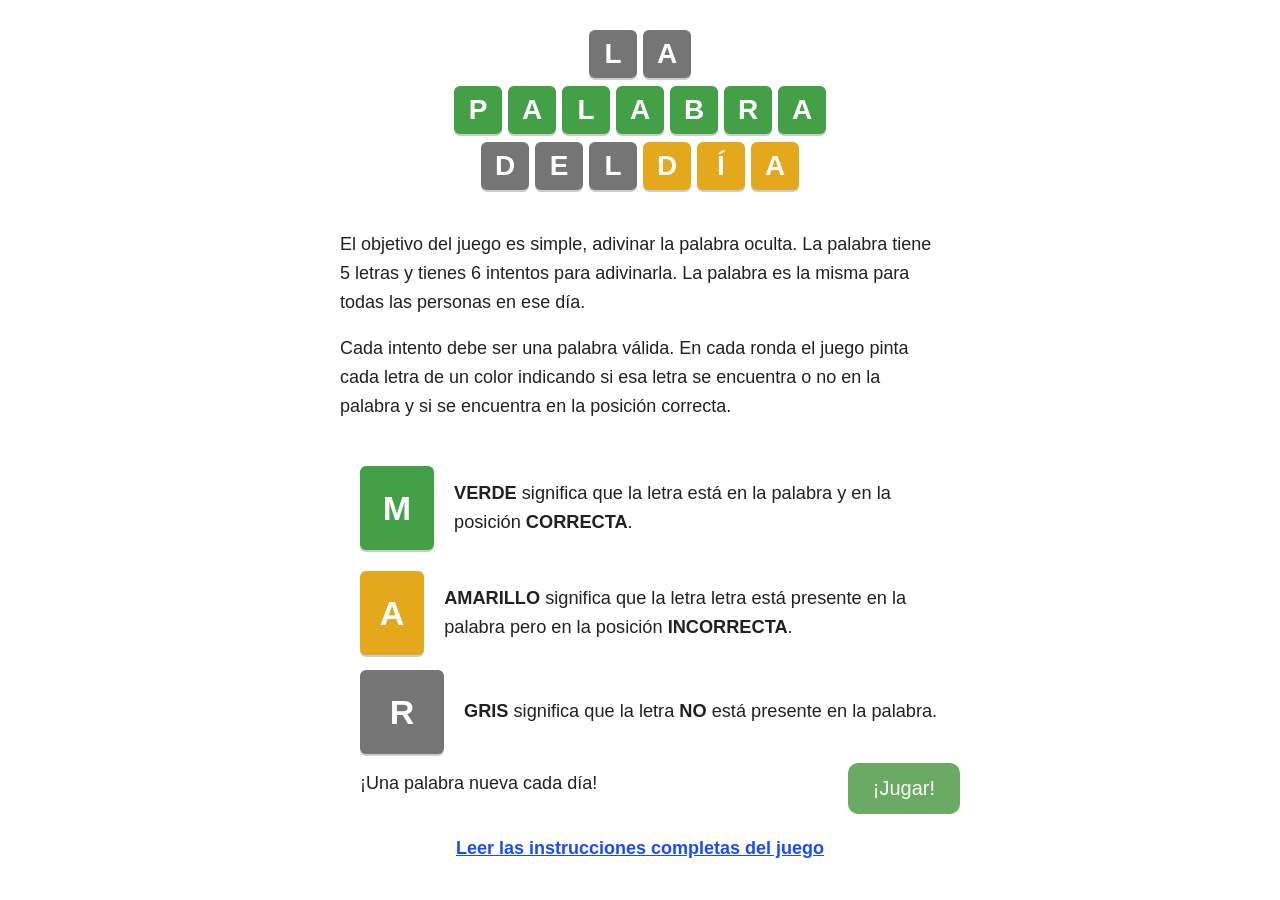
<file: html/index.html>
<!DOCTYPE html>
<html lang="en">
<head>
    <meta charset="UTF-8">
    <meta name="viewport" content="width=device-width, initial-scale=1.0">
    <title>Introducción Wordle - DWES</title>
    <link rel="stylesheet" href="../css/styles.css">
    
</head>
<body>
    <div class="titulo">
        <div class="row">
            <span class="tile gray">L</span>
            <span class="tile gray">A</span>
        </div>
        <div class="row">
            <span class="tile green">P</span>
            <span class="tile green">A</span>
            <span class="tile green">L</span>
            <span class="tile green">A</span>
            <span class="tile green">B</span>
            <span class="tile green">R</span>
            <span class="tile green">A</span>
        </div>
        <div class="row">
            <span class="tile gray">D</span>
            <span class="tile gray">E</span>
            <span class="tile gray LastChild">L</span>
            <span class="tile yellow">D</span>
            <span class="tile yellow">Í</span>
            <span class="tile yellow">A</span>
        </div>
    </div>

    <div class="section">
        <p>
            El objetivo del juego es simple, adivinar la palabra oculta. La palabra tiene 
            5 letras y tienes 6 intentos para adivinarla. La palabra es la misma para 
            todas las personas en ese día.
        </p>
        
        <p>
            Cada intento debe ser una palabra válida. En cada ronda el juego pinta 
            cada letra de un color indicando si esa letra se encuentra o no en la 
            palabra y si se encuentra en la posición correcta.
        </p>
    </div>

    <div class="section-caja-colores">
        <div class="color-info">
            <span class="tile green">M</span>
            <p><strong>VERDE</strong> significa que la letra está en la palabra y en la posición <strong>CORRECTA</strong>.</p>
        </div>

        <div class="color-info">
            <span class="tile yellow">A</span>
            <p><strong>AMARILLO</strong> significa que la letra letra está presente en la palabra pero en la posición <strong>INCORRECTA</strong>.</p>
        </div>

        <div class="color-info">
            <span class="tile gray">R</span>
            <p><strong>GRIS</strong> significa que la letra <strong>NO</strong> está presente en la palabra.</p>
        </div>

        <p class="nueva">¡Una palabra nueva cada día!</p>
        <input type="button" class="jugar" value="¡Jugar!" onclick="location.href='JuegoWordle.html'">

    </div>

    <a href="https://lapalabradeldia.com/como-jugar/" target="_blank">Leer las instrucciones completas del juego</a> 

</body>
</html>
</file>
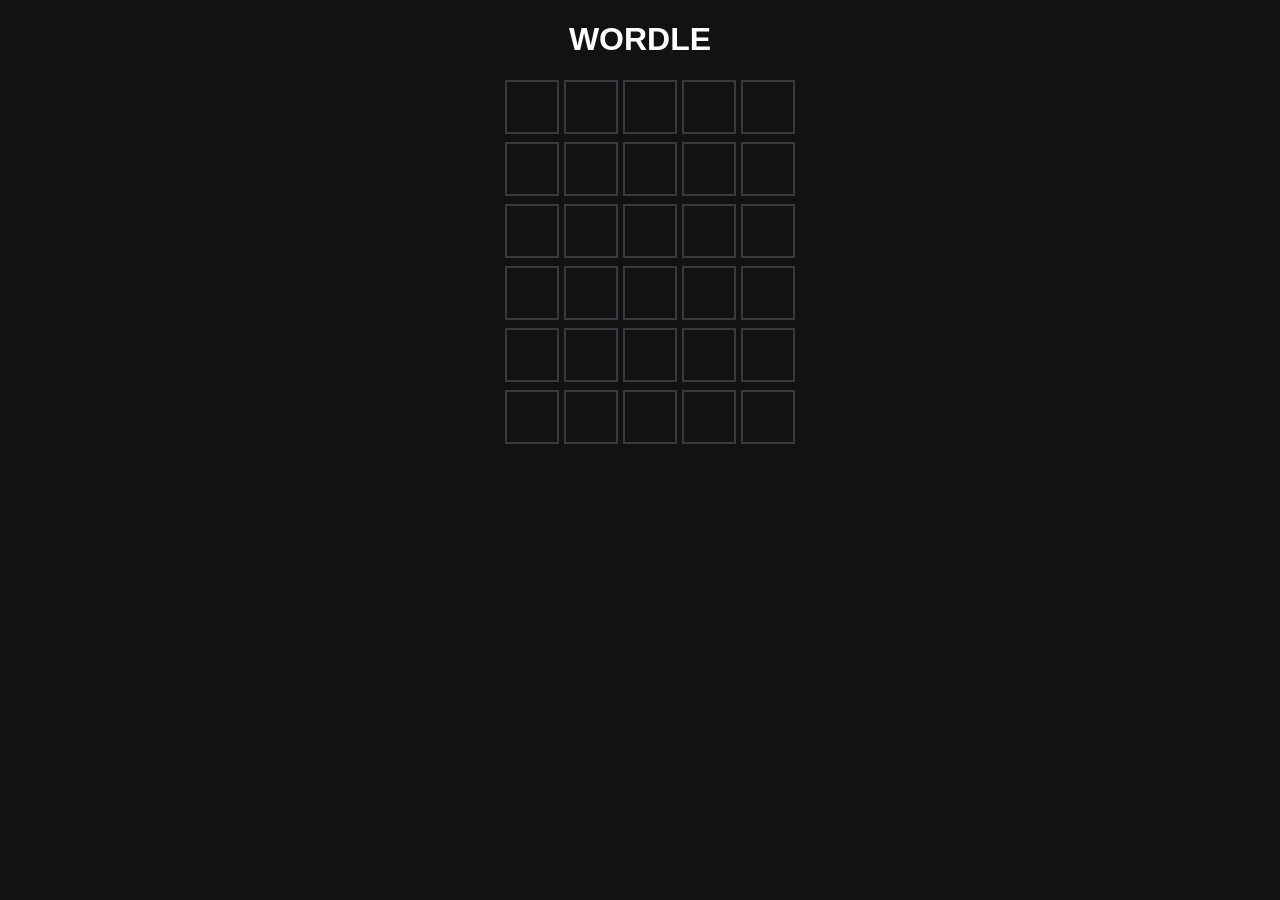
<file: html/JuegoWordle.html>
<!DOCTYPE html>
<html lang="en">
<head>
    <meta charset="UTF-8">
    <meta name="viewport" content="width=device-width, initial-scale=1.0">
    <link rel="stylesheet" href="../css/JuegoWordle.css">

    <title>Wordle DWES</title>
</head>
<body>

    <h1>WORDLE</h1>

    <div class="grid" id="grid">
            <!-- 6 filas x 5 columnas -->
        <div class="row">
            <div class="tile"></div>
            <div class="tile"></div>
            <div class="tile"></div>
            <div class="tile"></div>
            <div class="tile"></div>
        </div>
        <div class="row">
            <div class="tile"></div>
            <div class="tile"></div>
            <div class="tile"></div>
            <div class="tile"></div>
            <div class="tile"></div>
        </div>
        <div class="row">
            <div class="tile"></div>
            <div class="tile"></div>
            <div class="tile"></div>
            <div class="tile"></div>
            <div class="tile"></div>
        </div>
        <div class="row">
            <div class="tile"></div>
            <div class="tile"></div>
            <div class="tile"></div>
            <div class="tile"></div>
            <div class="tile"></div>
        </div>
        <div class="row">
            <div class="tile"></div>
            <div class="tile"></div>
            <div class="tile"></div>
            <div class="tile"></div>
            <div class="tile"></div>
        </div>
        <div class="row">
            <div class="tile"></div>
            <div class="tile"></div>
            <div class="tile"></div>
            <div class="tile"></div>
            <div class="tile"></div>
        </div>
    </div>

    <div class="keyboard" id="keyboard"></div>

    <p id="mensaje"></p>

    <script type="module" src="../JS/Script.js"></script>

</body>
</html>
</file>
<file: css/styles.css>
body {
    font-family: Arial, Helvetica, sans-serif;
    background: #ffffff;
    color: #212121;
    margin: 0;
    padding: 20px;
    text-align: center;
}

.titulo {
    margin-top: 10px;
    margin-bottom: 40px;
}

.row {
    display: flex;
    justify-content: center;
    gap: 6px;
    margin: 8px 0;
}

.tile {
    width: 48px;
    height: 48px;
    display: flex;
    justify-content: center;
    align-items: center;
    font-size: 28px;
    font-weight: 700;
    border-radius: 6px;
    color: white;
    text-transform: uppercase;
    user-select: none;
    box-shadow: 0 2px 0 rgba(0, 0, 0, 0.2);
    background-color: #d3d6da;
}

.green {
    background-color: #43a047;
}

.yellow {
    background-color: #e4a81d;
}

.gray {
    background-color: #757575;
}

.section {
    max-width: 600px;
     margin: 0 auto 40px auto;
    text-align: left;
    font-size: 18px;
    line-height: 1.6;
}

.section-caja-colores {
    max-width: 600px;
    margin: 0 auto;
    text-align: left;
    line-height: 1.6;
    font-size: 18.2px;
    margin-bottom: 40px;
    padding-left: 40px;
}

.color-info {
    display: flex;
    align-items: center;
    gap: 20px;
    margin: 10px 0;
}

.color-info .tile {
    width: 54px; /* mismo tamaño de caja */
    height: 54px; /* mismo tamaño de caja */
    font-size: 34px; /* mismo tamaño de letra */
    display: flex;
    justify-content: center; /* centra letra horizontalmente */
    align-items: center; /* centra letra verticalmente */
    border-radius: 6px;
    color: white;
    text-transform: uppercase;
    box-shadow: 0 2px 0 rgba(0,0,0,0.2);
    padding: 15px;
    font-size: 34px;
}

.nueva {
    font-size: 18px;
    margin-top: 15px;
    margin-bottom: 15px;
}

.jugar {
    background-color: #6aaa64;
    border: none;
    padding: 14px 25px;
    font-size: 20px;
    color: white;
    border-radius: 10px;
    cursor: pointer;
    float: right;
    margin-top: -50px;
}

.jugar:hover {
    background: #538d4e; /* hover oficial wordle */
}

/* ===== ENLACE FINAL ===== */
a {
    display: block;
    margin-top: 40px;
    font-size: 18px;
    font-weight: bold;
    color: #1a4aff;
}

a:hover {
    text-decoration: underline;
}
</file>
<file: css/JuegoWordle.css>
body {
    font-family: Arial, sans-serif;
    background-color: #121213;
    color: white;
    text-align: center;
}

.grid {
    display: grid;
    grid-template-rows: repeat(6, 1fr);
    gap: 8px;
    width: 270px;
    margin: 20px auto;
}

.row {
    display: grid;
    grid-template-columns: repeat(5, 1fr);
    gap: 5px;
}

.tile {
    width: 50px;
    height: 50px;
    border: 2px solid #3a3a3c;
    display: flex;
    align-items: center;
    justify-content: center;
    font-size: 24px;
    font-weight: bold;
    text-transform: uppercase;
    transition: background-color 0.3s, border-color 0.3s, transform 0.3s;
}

/* Colores tiles */
.tile.verde {
    background-color: #538d4e;
    border-color: #538d4e;
}

.tile.amarillo {
    background-color: #b59f3b;
    border-color: #b59f3b;
}

.tile.gris {
    background-color: #3a3a3c;
    border-color: #3a3a3c;
}

/* TECLADO */
.keyboard {
    margin-top: 20px;
    display: flex;
    flex-direction: column;
    align-items: center;
}

.keyboard-row {
    display: flex;
    gap: 5px;
    margin-bottom: 5px;
}

.key {
    padding: 10px;
    min-width: 35px;
    height: 45px;
    border-radius: 4px;
    background-color: #818384;
    color: black;
    border: none;
    cursor: pointer;
    font-weight: bold;
    text-transform: uppercase;
    transition: background-color 0.2s, transform 0.1s;
}

/* ENTER y Backspace */
.key-wide {
    min-width: 60px;
}

/* Colores teclado */
.key.verde {
    background-color: #6aaa64;
    color: white;
}

.key.amarillo {
    background-color: #c9b458;
    color: white;
}

.key.gris {
    background-color: #787c7e;
    color: white;
    cursor: not-allowed;
}

.key-temporal {
    background-color: #d3d6da;
    color: #000;
}

/* Tecla bloqueada */
.key:disabled {
    opacity: 0.6;
}
</file>
